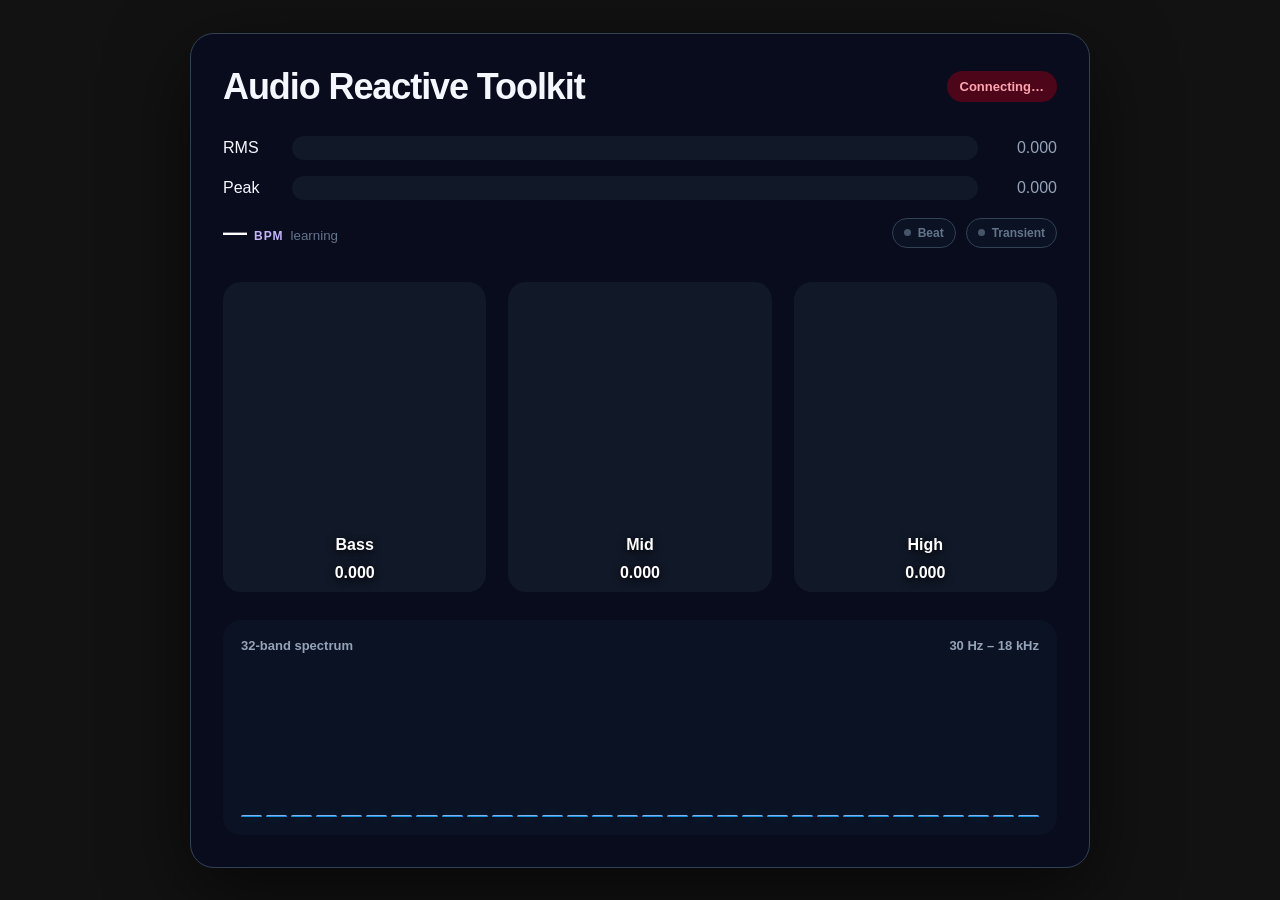
<file: data/browser/index.html>
<!-- SPDX-FileCopyrightText: 2026 Funkrusha -->
<!-- SPDX-License-Identifier: GPL-3.0-or-later -->
<!doctype html>
<html lang="en">
<head>
  <meta charset="utf-8">
  <meta name="viewport" content="width=device-width, initial-scale=1">
  <title>Audio Reactive Toolkit</title>
  <link rel="stylesheet" href="styles.css">
</head>
<body>
  <main>
    <header>
      <h1>Audio Reactive Toolkit</h1>
      <span id="status" class="status disconnected">Connecting…</span>
    </header>

    <section class="meters">
      <div class="meter-card">
        <span>RMS</span>
        <div class="track"><div id="rms" class="fill rms"></div></div>
        <output id="rms-value">0.000</output>
      </div>
      <div class="meter-card">
        <span>Peak</span>
        <div class="track"><div id="peak" class="fill peak"></div></div>
        <output id="peak-value">0.000</output>
      </div>
    </section>

    <section class="events" aria-label="Detected audio events">
      <div class="tempo"><strong id="bpm-value">—</strong><span>BPM</span><small id="tempo-confidence">learning</small></div>
      <div id="beat-indicator" class="event-indicator beat-event"><span></span>Beat</div>
      <div id="transient-indicator" class="event-indicator transient-event"><span></span>Transient</div>
    </section>

    <section class="bands">
      <div class="band bass"><div id="bass" class="band-fill"></div><span>Bass</span><output id="bass-value">0.000</output></div>
      <div class="band mid"><div id="mid" class="band-fill"></div><span>Mid</span><output id="mid-value">0.000</output></div>
      <div class="band high"><div id="high" class="band-fill"></div><span>High</span><output id="high-value">0.000</output></div>
    </section>

    <section class="spectrum-card">
      <div class="spectrum-heading"><span>32-band spectrum</span><span>30 Hz – 18 kHz</span></div>
      <div id="spectrum" class="spectrum" aria-label="32-band frequency spectrum"></div>
    </section>
  </main>
  <script src="spectrum-scale.js"></script>
  <script src="art-client.js"></script>
  <script src="app.js"></script>
</body>
</html>
</file>
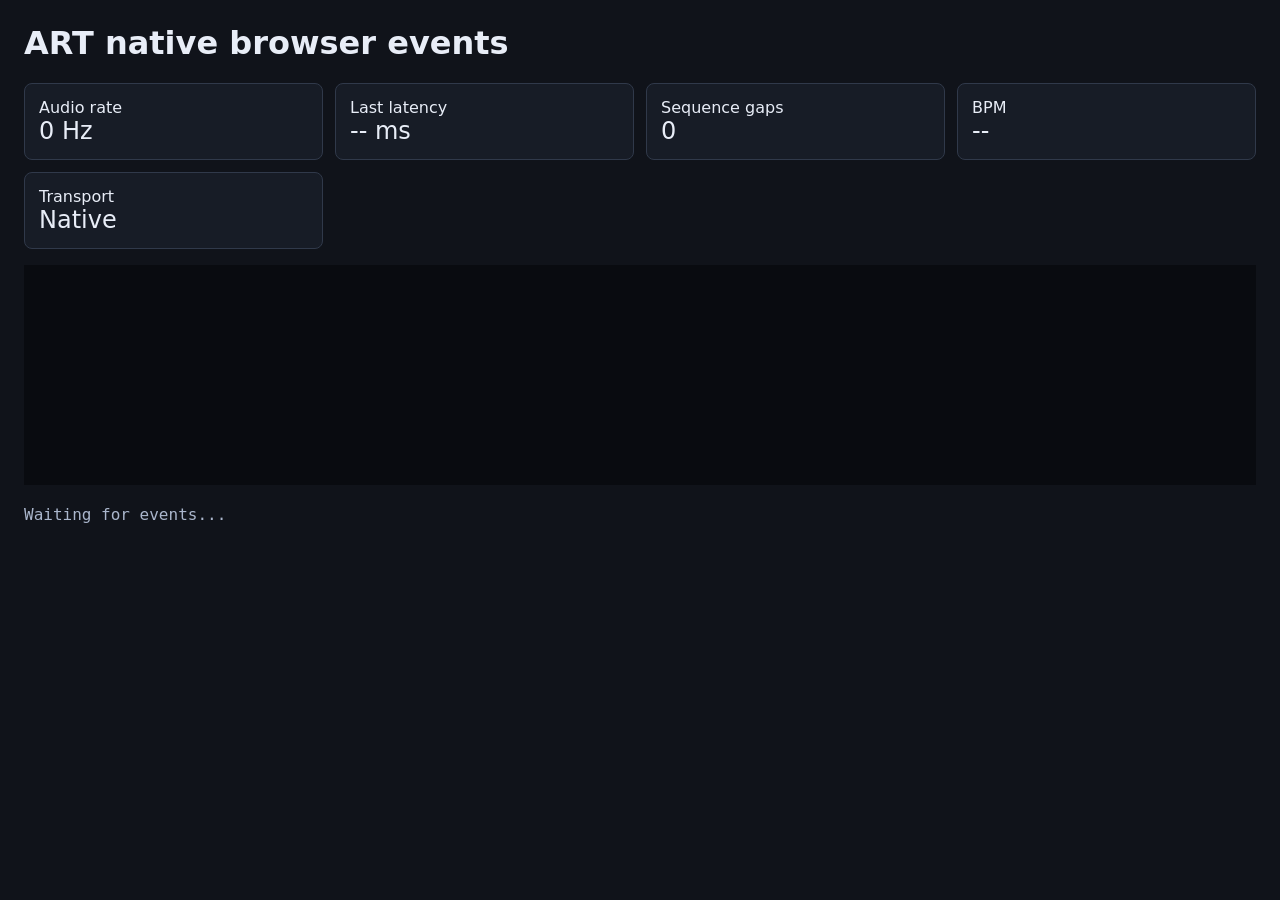
<file: data/browser/native-events-test.html>
<!doctype html>
<html lang="en">
<head>
  <meta charset="utf-8">
  <meta name="viewport" content="width=device-width, initial-scale=1">
  <title>ART native event transport test</title>
  <style>
    :root { color-scheme: dark; font: 16px system-ui, sans-serif; }
    body { margin: 24px; background: #10131a; color: #e8edf7; }
    h1 { margin-top: 0; }
    .grid { display: grid; grid-template-columns: repeat(4, minmax(150px, 1fr)); gap: 12px; }
    section { padding: 14px; border: 1px solid #30394a; border-radius: 8px; background: #171c26; }
    .value { font-size: 1.5rem; font-variant-numeric: tabular-nums; }
    canvas { width: 100%; height: 220px; margin-top: 16px; background: #090b10; }
    pre { max-height: 260px; overflow: auto; white-space: pre-wrap; color: #aab6cc; }
  </style>
</head>
<body>
  <h1>ART native browser events</h1>
  <div class="grid">
    <section>Audio rate<div class="value" id="rate">0 Hz</div></section>
    <section>Last latency<div class="value" id="latency">-- ms</div></section>
    <section>Sequence gaps<div class="value" id="gaps">0</div></section>
    <section>BPM<div class="value" id="bpm">--</div></section>
    <section>Transport<div class="value" id="transport">--</div></section>
  </div>
  <canvas id="spectrum" width="1280" height="220"></canvas>
  <pre id="log">Waiting for events...</pre>
  <script src="art-client.js"></script>
  <script src="native-events-test.js"></script>
</body>
</html>
</file>
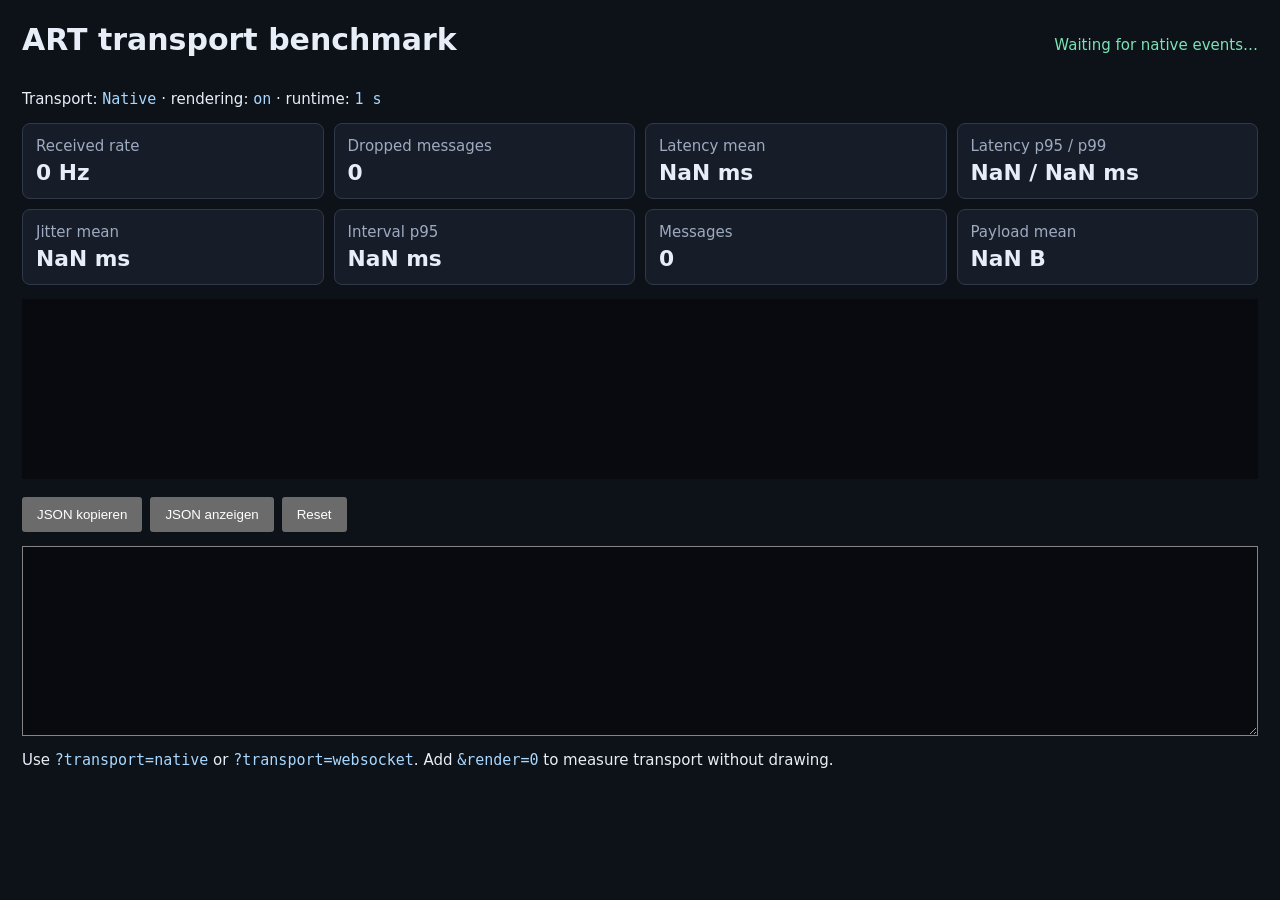
<file: data/browser/transport-benchmark.html>
<!doctype html>
<html lang="en">
<head>
  <meta charset="utf-8">
  <meta name="viewport" content="width=device-width, initial-scale=1">
  <title>ART transport benchmark</title>
  <style>
    :root { color-scheme: dark; font: 15px system-ui, sans-serif; }
    body { margin: 22px; background: #0d1118; color: #e8eef8; }
    header { display: flex; align-items: baseline; justify-content: space-between; gap: 16px; }
    h1 { margin: 0 0 18px; }
    #status { color: #78e4b4; }
    .grid { display: grid; grid-template-columns: repeat(4, minmax(140px, 1fr)); gap: 10px; }
    section { background: #171d28; border: 1px solid #30394a; border-radius: 8px; padding: 13px; }
    section span { display: block; color: #9daac0; }
    section strong { display: block; margin-top: 5px; font-size: 1.45rem; font-variant-numeric: tabular-nums; }
    canvas { width: 100%; height: 180px; margin: 14px 0; background: #080a0f; }
    button { padding: 8px 13px; margin-right: 8px; }
    textarea { display: block; width: 100%; min-height: 190px; box-sizing: border-box; margin-top: 14px; padding: 10px; background: #080a0f; color: #dce7f8; }
    code { color: #a8d8ff; }
  </style>
</head>
<body>
  <header><h1>ART transport benchmark</h1><div id="status">Starting…</div></header>
  <p>Transport: <code id="transport"></code> · rendering: <code id="rendering"></code> · runtime: <code id="runtime">0 s</code></p>
  <div class="grid">
    <section><span>Received rate</span><strong id="rate">0 Hz</strong></section>
    <section><span>Dropped messages</span><strong id="drops">0</strong></section>
    <section><span>Latency mean</span><strong id="mean">-- ms</strong></section>
    <section><span>Latency p95 / p99</span><strong id="percentiles">-- / --</strong></section>
    <section><span>Jitter mean</span><strong id="jitter">-- ms</strong></section>
    <section><span>Interval p95</span><strong id="interval">-- ms</strong></section>
    <section><span>Messages</span><strong id="messages">0</strong></section>
    <section><span>Payload mean</span><strong id="payload">-- B</strong></section>
  </div>
  <canvas id="spectrum" width="1280" height="180"></canvas>
  <button id="copy">JSON kopieren</button><button id="show">JSON anzeigen</button><button id="reset">Reset</button>
  <textarea id="result" hidden readonly aria-label="Benchmark JSON result"></textarea>
  <p>Use <code>?transport=native</code> or <code>?transport=websocket</code>. Add <code>&amp;render=0</code> to measure transport without drawing.</p>
  <script src="transport-benchmark.js"></script>
</body>
</html>
</file>
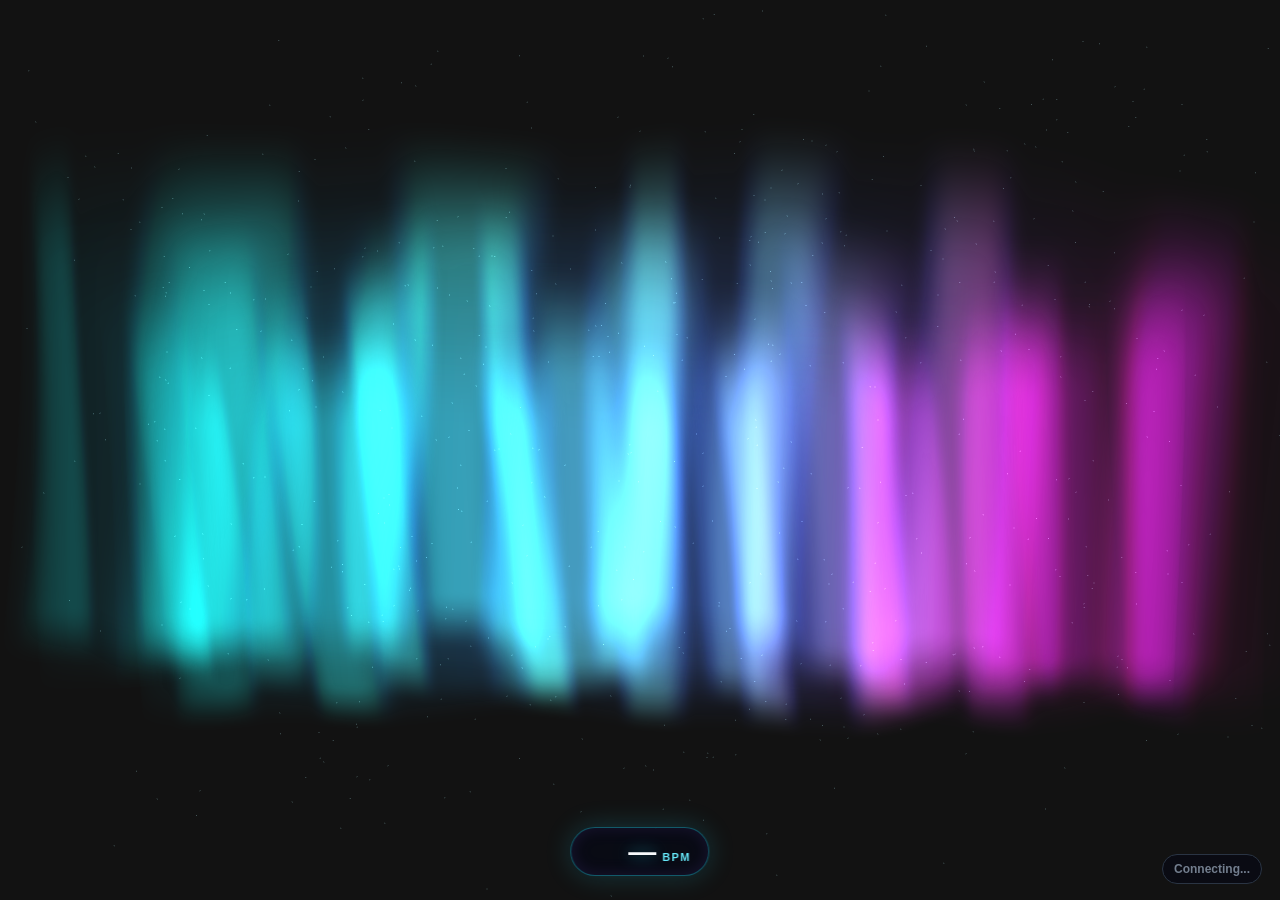
<file: data/browser/visualizer-aurora.html>
<!-- SPDX-FileCopyrightText: 2026 Funkrusha -->
<!-- SPDX-License-Identifier: GPL-3.0-or-later -->
<!doctype html>
<html lang="en">
<head>
  <meta charset="utf-8">
  <meta name="viewport" content="width=device-width, initial-scale=1">
  <title>Audio Reactive Toolkit - Liquid Aurora</title>
  <link rel="stylesheet" href="visualizer-showcase.css">
</head>
<body>
  <canvas id="visualizer"></canvas>
  <div id="tempo" class="tempo"><span id="bpm-value">&mdash;</span><small>BPM</small></div>
  <div id="status" class="status">Connecting...</div>
  <script src="vendor/three.min.js"></script>
  <script src="spectrum-scale.js"></script>
  <script src="art-client.js"></script>
  <script src="visualizer-runtime.js"></script>
  <script src="visualizer-aurora.js"></script>
</body>
</html>
</file>
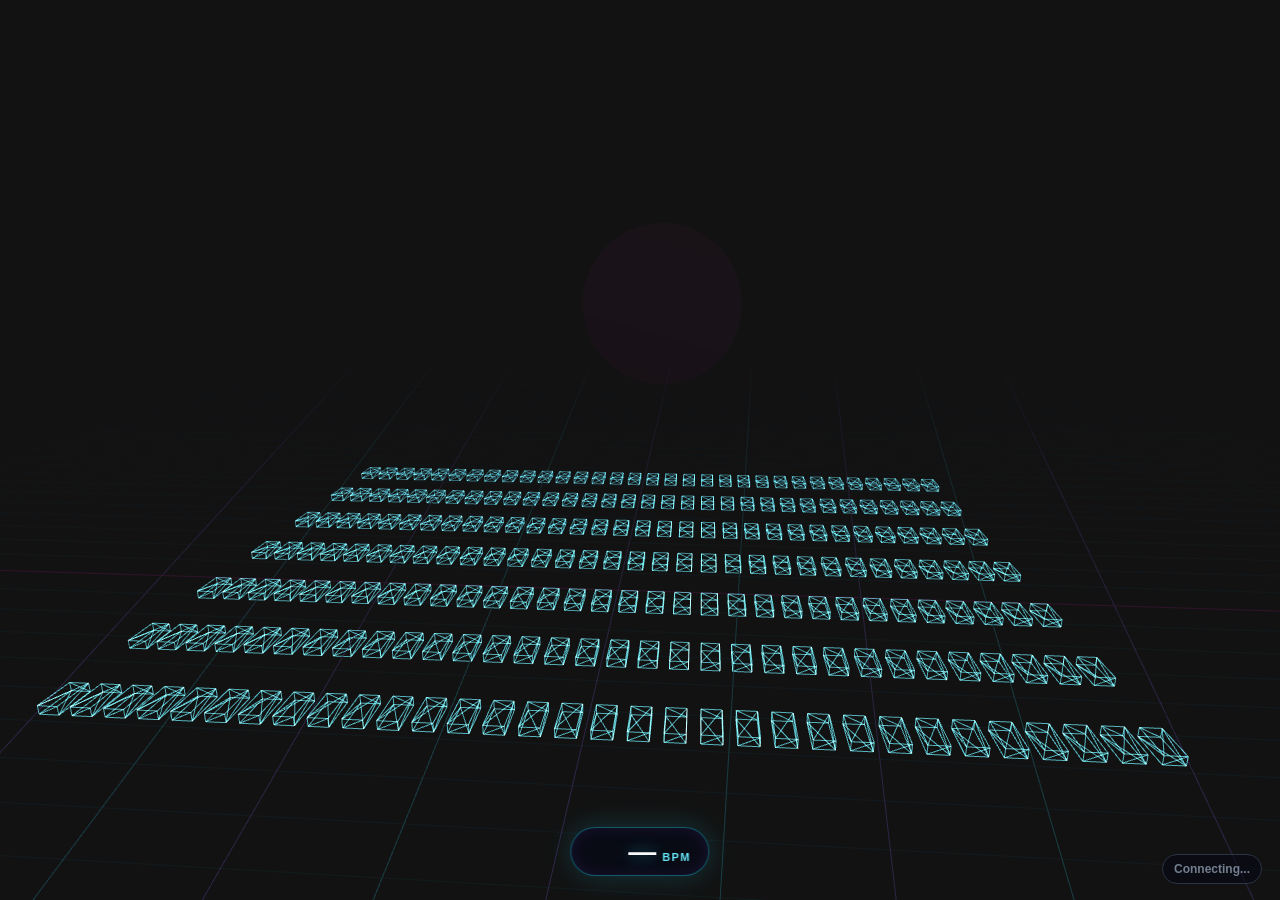
<file: data/browser/visualizer-city.html>
<!-- SPDX-FileCopyrightText: 2026 Funkrusha -->
<!-- SPDX-License-Identifier: GPL-3.0-or-later -->
<!doctype html>
<html lang="en">
<head>
  <meta charset="utf-8">
  <meta name="viewport" content="width=device-width, initial-scale=1">
  <title>Audio Reactive Toolkit - Cyber Equalizer City</title>
  <link rel="stylesheet" href="visualizer-showcase.css">
</head>
<body>
  <canvas id="visualizer"></canvas>
  <div id="tempo" class="tempo"><span id="bpm-value">&mdash;</span><small>BPM</small></div>
  <div id="status" class="status">Connecting...</div>
  <script src="vendor/three.min.js"></script>
  <script src="spectrum-scale.js"></script>
  <script src="art-client.js"></script>
  <script src="visualizer-runtime.js"></script>
  <script src="visualizer-city.js"></script>
</body>
</html>
</file>
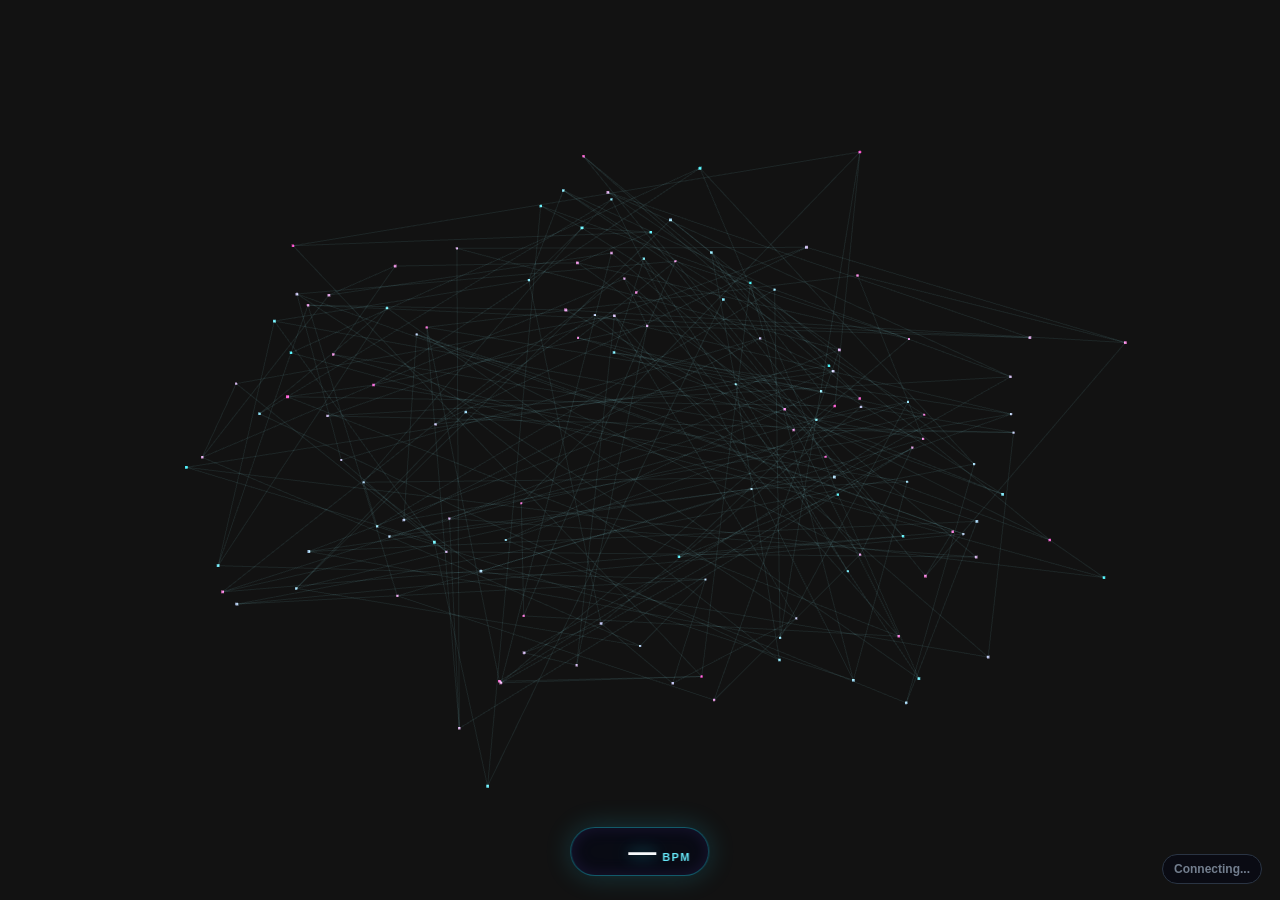
<file: data/browser/visualizer-constellation.html>
<!-- SPDX-FileCopyrightText: 2026 Funkrusha -->
<!-- SPDX-License-Identifier: GPL-3.0-or-later -->
<!doctype html>
<html lang="en">
<head>
  <meta charset="utf-8">
  <meta name="viewport" content="width=device-width, initial-scale=1">
  <title>Audio Reactive Toolkit - Audio Constellation</title>
  <link rel="stylesheet" href="visualizer-showcase.css">
</head>
<body>
  <canvas id="visualizer"></canvas>
  <div id="tempo" class="tempo"><span id="bpm-value">&mdash;</span><small>BPM</small></div>
  <div id="status" class="status">Connecting...</div>
  <script src="vendor/three.min.js"></script>
  <script src="spectrum-scale.js"></script>
  <script src="art-client.js"></script>
  <script src="visualizer-runtime.js"></script>
  <script src="visualizer-constellation.js"></script>
</body>
</html>
</file>
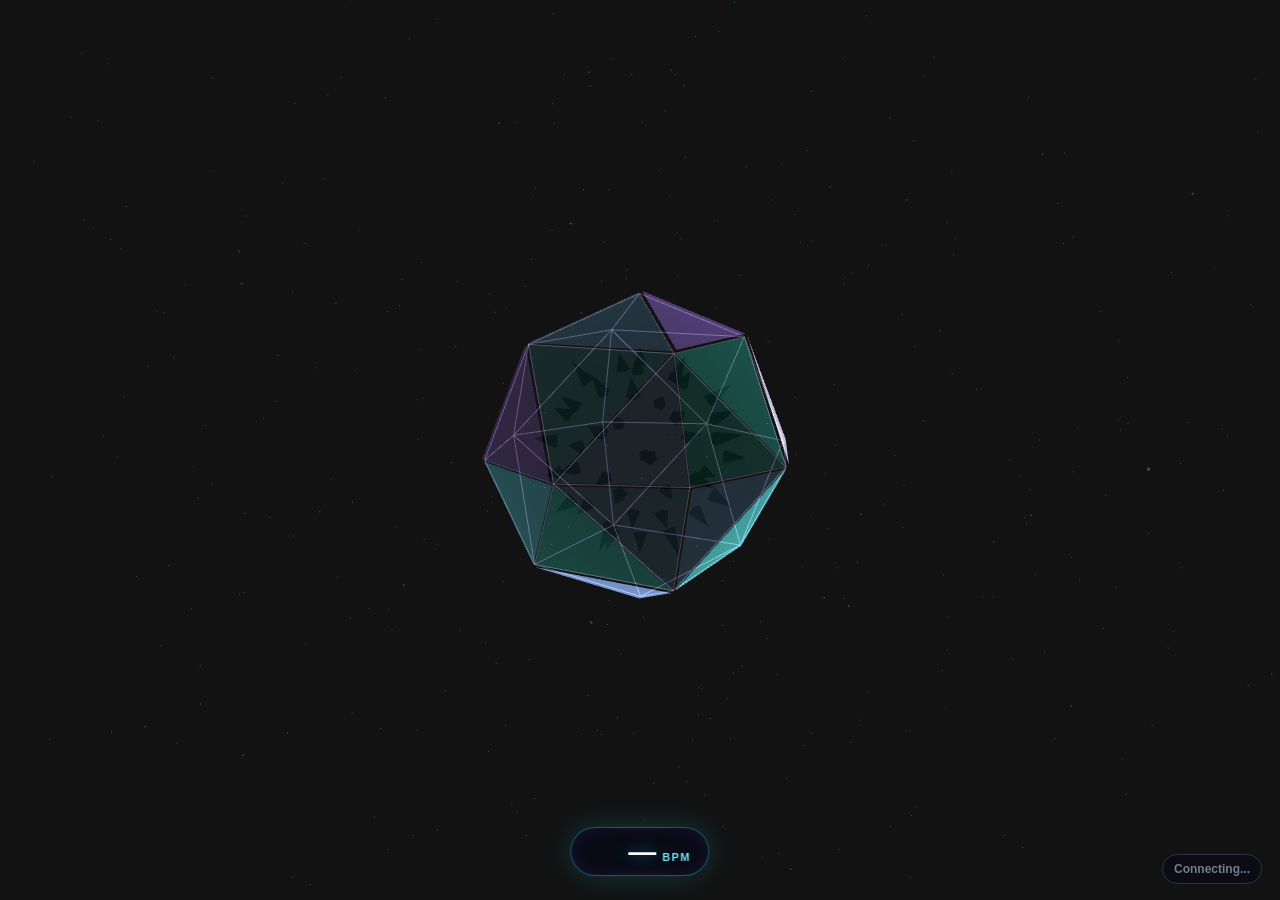
<file: data/browser/visualizer-crystal.html>
<!-- SPDX-FileCopyrightText: 2026 Funkrusha -->
<!-- SPDX-License-Identifier: GPL-3.0-or-later -->
<!doctype html>
<html lang="en">
<head>
  <meta charset="utf-8">
  <meta name="viewport" content="width=device-width, initial-scale=1">
  <title>Audio Reactive Toolkit - Growing Crystal</title>
  <link rel="stylesheet" href="visualizer-showcase.css">
</head>
<body>
  <canvas id="visualizer"></canvas>
  <div id="tempo" class="tempo"><span id="bpm-value">&mdash;</span><small>BPM</small></div>
  <div id="status" class="status">Connecting...</div>
  <script src="vendor/three.min.js"></script>
  <script src="spectrum-scale.js"></script>
  <script src="art-client.js"></script>
  <script src="visualizer-runtime.js"></script>
  <script src="visualizer-crystal.js"></script>
</body>
</html>
</file>
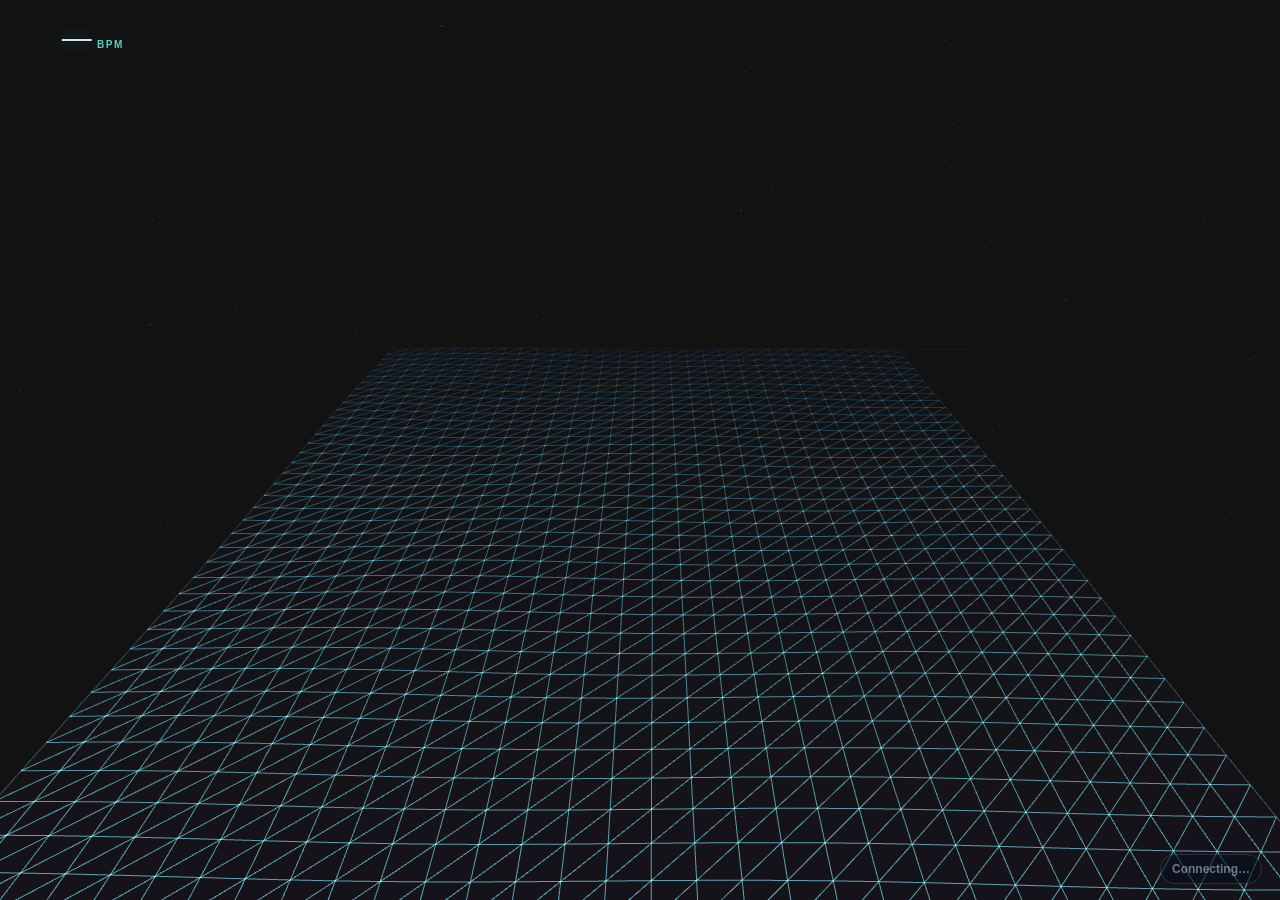
<file: data/browser/visualizer-landscape.html>
<!-- SPDX-FileCopyrightText: 2026 Funkrusha -->
<!-- SPDX-License-Identifier: GPL-3.0-or-later -->
<!doctype html>
<html lang="en">
<head>
  <meta charset="utf-8">
  <meta name="viewport" content="width=device-width, initial-scale=1">
  <title>Audio Reactive Toolkit – Spectrum Landscape</title>
  <link rel="stylesheet" href="visualizer-landscape.css">
</head>
<body>
  <canvas id="visualizer"></canvas>
  <div id="tempo" class="tempo" aria-label="Detected tempo">
    <span id="bpm-value">—</span><small>BPM</small>
  </div>
  <div id="status" class="status">Connecting…</div>
  <script src="vendor/three.min.js"></script>
  <script src="spectrum-scale.js"></script>
  <script src="art-client.js"></script>
  <script src="visualizer-landscape.js"></script>
</body>
</html>
</file>
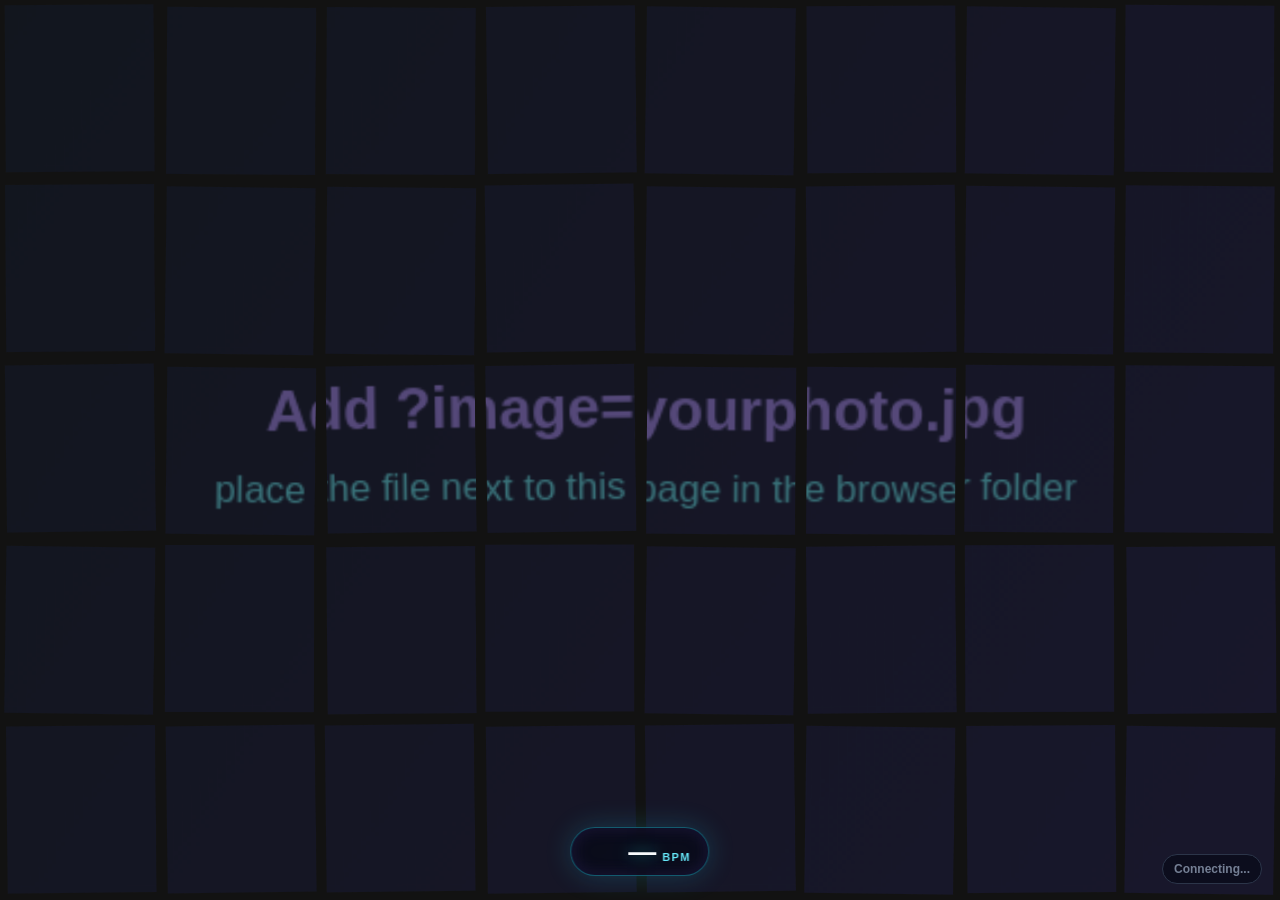
<file: data/browser/visualizer-mosaic.html>
<!-- SPDX-FileCopyrightText: 2026 Funkrusha -->
<!-- SPDX-License-Identifier: GPL-3.0-or-later -->
<!doctype html>
<html lang="en">
<head>
  <meta charset="utf-8">
  <meta name="viewport" content="width=device-width, initial-scale=1">
  <title>Audio Reactive Toolkit - Photo Mosaic</title>
  <link rel="stylesheet" href="visualizer-showcase.css">
  <style>
    /* CSS 3D, not WebGL: a texture loaded from a file:// image always taints a
       WebGL canvas in Chromium (including OBS's embedded browser), so this
       visualizer builds its grid from plain background-image tiles instead. */
    html, body { background: transparent; }
    #stage { position: fixed; inset: 0; overflow: hidden; perspective: 900px; }
    #grid { position: absolute; inset: 0; transform-style: preserve-3d; }
    .tile { position: absolute; background-repeat: no-repeat; will-change: transform, opacity; backface-visibility: hidden; }
  </style>
</head>
<body>
  <div id="stage"><div id="grid"></div></div>
  <div id="tempo" class="tempo"><span id="bpm-value">&mdash;</span><small>BPM</small></div>
  <div id="status" class="status">Connecting...</div>
  <script src="spectrum-scale.js"></script>
  <script src="art-client.js"></script>
  <script src="visualizer-mosaic.js"></script>
</body>
</html>
</file>
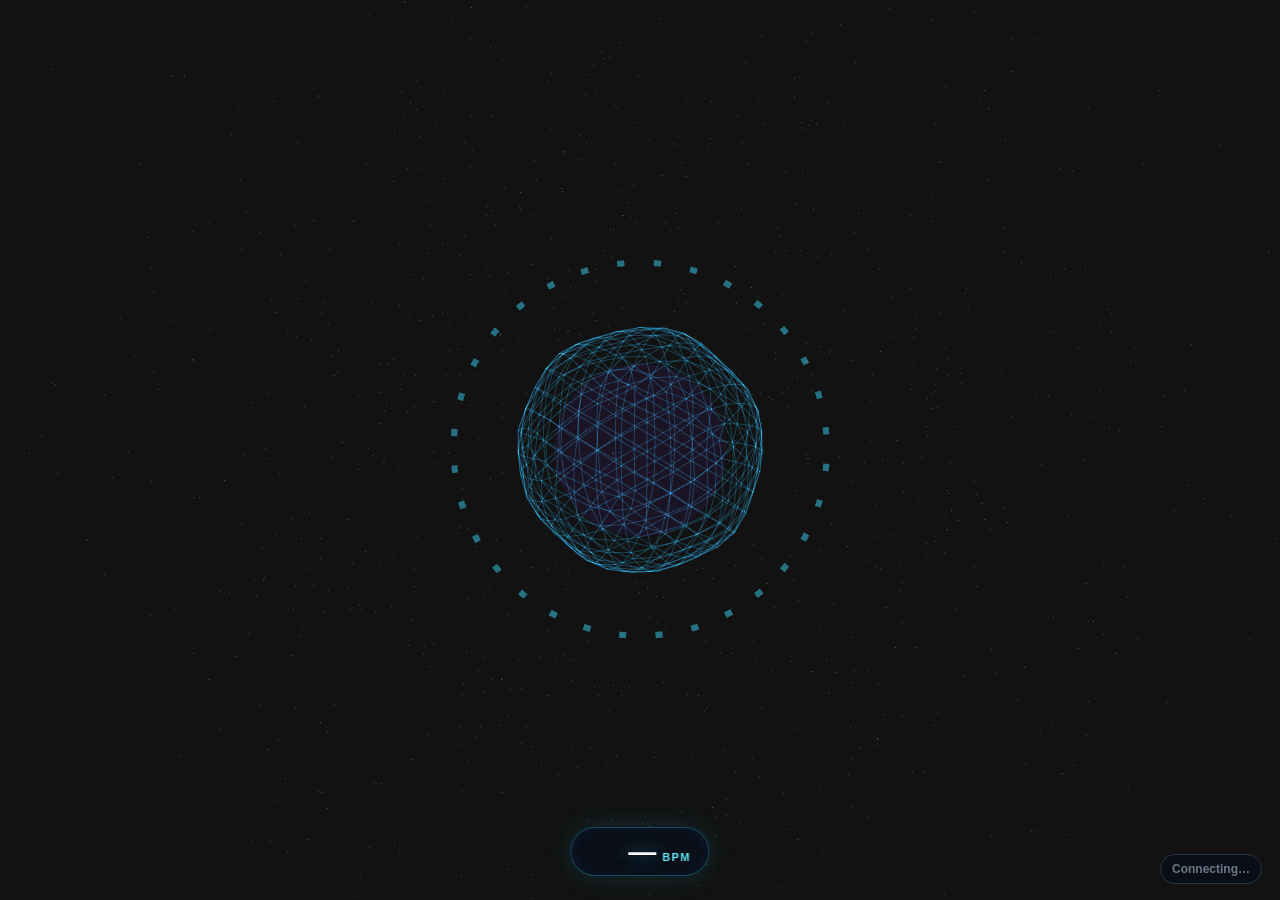
<file: data/browser/visualizer-three.html>
<!-- SPDX-FileCopyrightText: 2026 Funkrusha -->
<!-- SPDX-License-Identifier: GPL-3.0-or-later -->
<!doctype html>
<html lang="en">
<head>
  <meta charset="utf-8">
  <meta name="viewport" content="width=device-width, initial-scale=1">
  <title>Audio Reactive Toolkit – Three.js</title>
  <link rel="stylesheet" href="visualizer-three.css">
</head>
<body>
  <canvas id="visualizer"></canvas>
  <div id="tempo" class="tempo" aria-label="Detected tempo">
    <span id="bpm-value">—</span>
    <small>BPM</small>
  </div>
  <div id="status" class="status">Connecting…</div>
  <script src="vendor/three.min.js"></script>
  <script src="spectrum-scale.js"></script>
  <script src="art-client.js"></script>
  <script src="visualizer-three.js"></script>
</body>
</html>
</file>
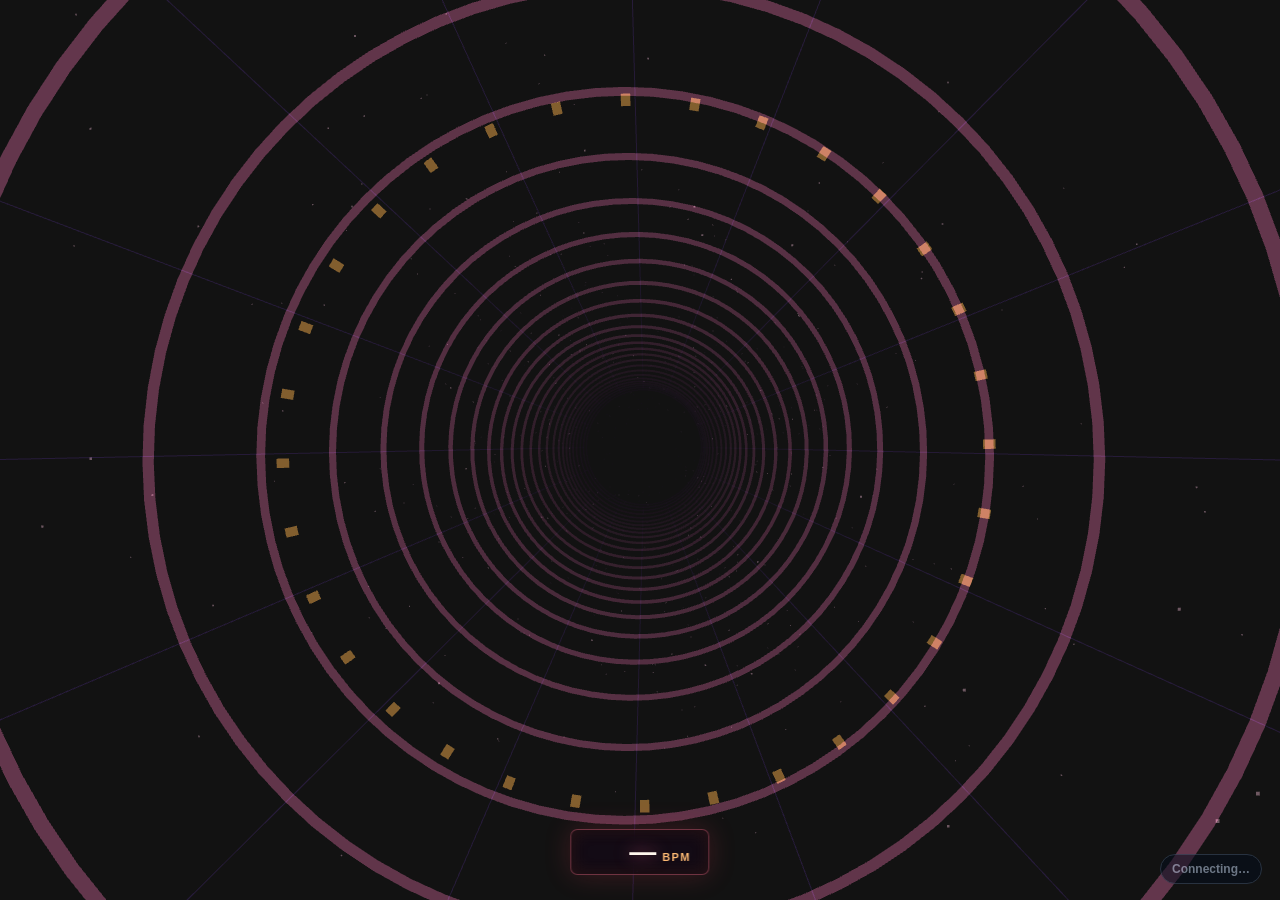
<file: data/browser/visualizer-tunnel.html>
<!-- SPDX-FileCopyrightText: 2026 Funkrusha -->
<!-- SPDX-License-Identifier: GPL-3.0-or-later -->
<!doctype html>
<html lang="en">
<head>
  <meta charset="utf-8">
  <meta name="viewport" content="width=device-width, initial-scale=1">
  <title>Audio Reactive Toolkit – Neon Tunnel</title>
  <link rel="stylesheet" href="visualizer-tunnel.css">
</head>
<body>
  <canvas id="visualizer"></canvas>
  <div id="tempo" class="tempo" aria-label="Detected tempo">
    <span id="bpm-value">—</span>
    <small>BPM</small>
  </div>
  <div id="status" class="status">Connecting…</div>
  <script src="vendor/three.min.js"></script>
  <script src="spectrum-scale.js"></script>
  <script src="art-client.js"></script>
  <script src="visualizer-tunnel.js"></script>
</body>
</html>
</file>
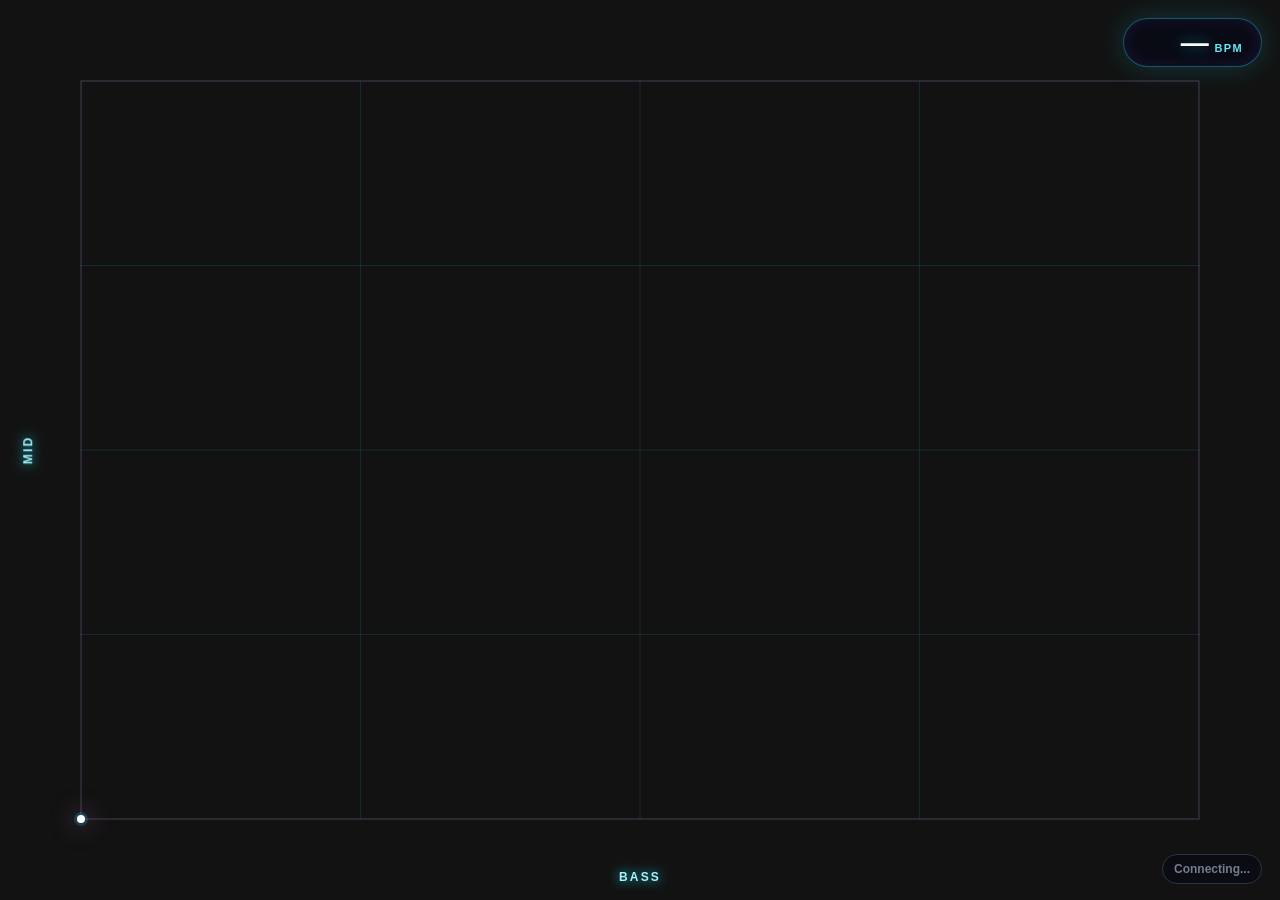
<file: data/browser/visualizer-vectorscope.html>
<!-- SPDX-FileCopyrightText: 2026 Funkrusha -->
<!-- SPDX-License-Identifier: GPL-3.0-or-later -->
<!doctype html>
<html lang="en">
<head>
  <meta charset="utf-8">
  <meta name="viewport" content="width=device-width, initial-scale=1">
  <title>Audio Reactive Toolkit - XY Audio Vectorscope</title>
  <link rel="stylesheet" href="visualizer-showcase.css">
  <style>
    .axis-label { position: fixed; color: #a5f3fc; font-size: 12px; font-weight: 800; letter-spacing: .18em; text-shadow: 0 0 12px #22d3ee; pointer-events: none; }
    #x-label { left: 50%; bottom: 16px; transform: translateX(-50%); }
    #y-label { left: 14px; top: 50%; transform: translateY(-50%) rotate(-90deg); }
    .tempo { top: 18px; right: 18px; bottom: auto; left: auto; transform: none; }
  </style>
</head>
<body>
  <canvas id="visualizer"></canvas>
  <div id="x-label" class="axis-label">BASS</div>
  <div id="y-label" class="axis-label">MID</div>
  <div id="tempo" class="tempo"><span id="bpm-value">&mdash;</span><small>BPM</small></div>
  <div id="status" class="status">Connecting...</div>
  <script src="art-client.js"></script>
  <script src="visualizer-vectorscope.js"></script>
</body>
</html>
</file>
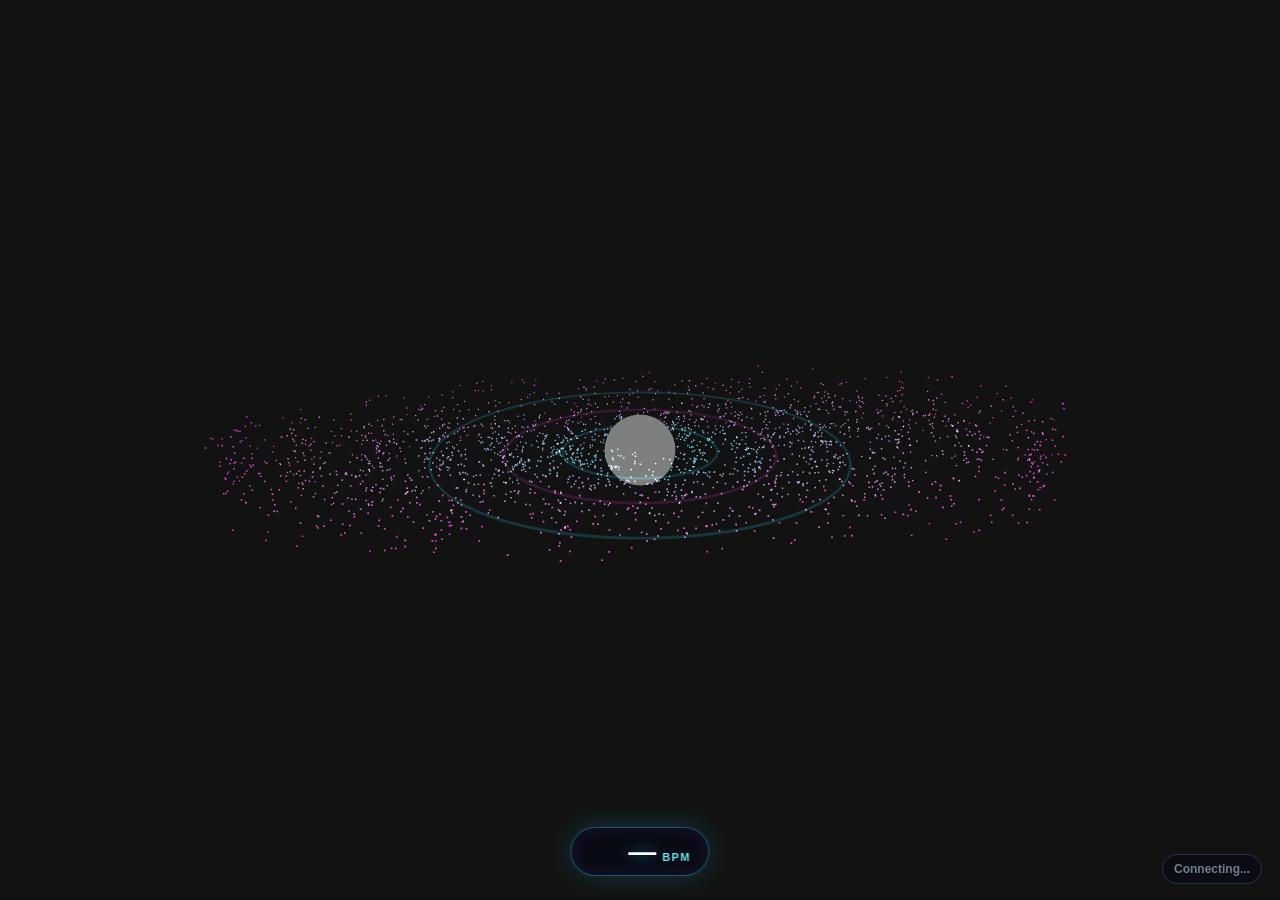
<file: data/browser/visualizer-vortex.html>
<!-- SPDX-FileCopyrightText: 2026 Funkrusha -->
<!-- SPDX-License-Identifier: GPL-3.0-or-later -->
<!doctype html>
<html lang="en">
<head>
  <meta charset="utf-8">
  <meta name="viewport" content="width=device-width, initial-scale=1">
  <title>Audio Reactive Toolkit - Neon Particle Vortex</title>
  <link rel="stylesheet" href="visualizer-showcase.css">
</head>
<body>
  <canvas id="visualizer"></canvas>
  <div id="tempo" class="tempo"><span id="bpm-value">&mdash;</span><small>BPM</small></div>
  <div id="status" class="status">Connecting...</div>
  <script src="vendor/three.min.js"></script>
  <script src="spectrum-scale.js"></script>
  <script src="art-client.js"></script>
  <script src="visualizer-runtime.js"></script>
  <script src="visualizer-vortex.js"></script>
</body>
</html>
</file>
<file: data/browser/styles.css>
/* SPDX-FileCopyrightText: 2026 Funkrusha */
/* SPDX-License-Identifier: GPL-3.0-or-later */

:root { color-scheme: dark; font-family: Inter, "Segoe UI", sans-serif; }
* { box-sizing: border-box; }
html, body { background: transparent; }
body { margin: 0; min-height: 100vh; display: grid; place-items: center; color: #f5f7ff; }
main { width: min(900px, 92vw); padding: 32px; border: 1px solid #334155; border-radius: 24px; background: rgba(7, 12, 30, .88); box-shadow: 0 24px 80px #0009; transition: transform 90ms ease-out, box-shadow 120ms ease-out, border-color 120ms ease-out; }
body.beat main { transform: scale(1.012); border-color: #ec4899; box-shadow: 0 20px 90px #ec489944, 0 0 45px #7c3aed55; }
body.transient main { border-color: #22d3ee; box-shadow: 0 20px 90px #22d3ee33, 0 0 32px #38bdf844; }
header { display: flex; justify-content: space-between; align-items: center; gap: 20px; margin-bottom: 28px; }
h1 { margin: 0; font-size: clamp(22px, 4vw, 36px); letter-spacing: -.03em; }
.status { padding: 8px 13px; border-radius: 999px; font-size: 13px; font-weight: 700; }
.connected { background: #064e3b; color: #6ee7b7; }
.disconnected { background: #4c0519; color: #fda4af; }
.meters { display: grid; gap: 16px; }
.meter-card { display: grid; grid-template-columns: 55px 1fr 65px; align-items: center; gap: 14px; }
.track { height: 24px; overflow: hidden; border-radius: 999px; background: #111827; }
.fill { width: 0; height: 100%; border-radius: inherit; transition: width 80ms linear; }
.rms { background: linear-gradient(90deg, #22d3ee, #3b82f6); }
.peak { background: linear-gradient(90deg, #f59e0b, #ef4444); }
output { color: #94a3b8; font-variant-numeric: tabular-nums; text-align: right; }
.events { display: flex; justify-content: flex-end; gap: 10px; margin-top: 18px; }
.tempo { margin-right: auto; display: flex; align-items: baseline; gap: 7px; color: #c4b5fd; font-variant-numeric: tabular-nums; }
.tempo strong { font-size: 24px; color: white; }
.tempo span { font-size: 12px; font-weight: 800; letter-spacing: .08em; }
.tempo small { color: #64748b; }
.event-indicator { display: flex; align-items: center; gap: 7px; padding: 7px 11px; border: 1px solid #334155; border-radius: 999px; color: #64748b; background: #0b1223; font-size: 12px; font-weight: 700; transition: color 80ms, border-color 80ms, background 80ms, transform 80ms; }
.event-indicator span { width: 7px; height: 7px; border-radius: 50%; background: #475569; box-shadow: 0 0 0 transparent; }
.event-indicator.active { color: white; transform: scale(1.06); }
.beat-event.active { border-color: #ec4899; background: #831843; }
.beat-event.active span { background: #f9a8d4; box-shadow: 0 0 12px #ec4899; }
.transient-event.active { border-color: #22d3ee; background: #164e63; }
.transient-event.active span { background: #a5f3fc; box-shadow: 0 0 12px #22d3ee; }
.bands { height: 310px; display: grid; grid-template-columns: repeat(3, 1fr); align-items: end; gap: 22px; margin-top: 34px; }
.band { height: 100%; position: relative; overflow: hidden; display: flex; align-items: center; flex-direction: column; justify-content: flex-end; border-radius: 18px; background: #111827; }
.band-fill { position: absolute; inset: auto 0 0; height: 0; opacity: .82; transition: height 80ms linear; }
.band span, .band output { z-index: 1; padding: 0 12px 10px; color: white; font-weight: 700; text-shadow: 0 2px 8px #000; }
.bass .band-fill { background: linear-gradient(#ec4899, #7c3aed); }
.mid .band-fill { background: linear-gradient(#22d3ee, #2563eb); }
.high .band-fill { background: linear-gradient(#fde047, #f97316); }
.spectrum-card { margin-top: 28px; padding: 18px; border-radius: 18px; background: #0b1223; }
.spectrum-heading { display: flex; justify-content: space-between; margin-bottom: 14px; color: #94a3b8; font-size: 13px; font-weight: 700; }
.spectrum { height: 150px; display: grid; grid-template-columns: repeat(32, 1fr); align-items: end; gap: 4px; }
.spectrum-bar { min-height: 2px; height: 2px; border-radius: 4px 4px 1px 1px; background: linear-gradient(#f0abfc, #06b6d4 55%, #2563eb); box-shadow: 0 0 12px #22d3ee33; }
@media (max-width: 620px) { main { padding: 20px; } header { align-items: flex-start; flex-direction: column; } .bands { height: 230px; gap: 10px; } }
</file>
<file: data/browser/visualizer-showcase.css>
/* SPDX-FileCopyrightText: 2026 Funkrusha */
/* SPDX-License-Identifier: GPL-3.0-or-later */

:root { color-scheme: dark; font-family: Inter, "Segoe UI", sans-serif; }
* { box-sizing: border-box; }
html, body { width: 100%; height: 100%; margin: 0; overflow: hidden; background: transparent; }
#visualizer { display: block; width: 100%; height: 100%; background: transparent; }
.tempo { position: fixed; left: 50%; bottom: 24px; min-width: 132px; padding: 10px 18px 9px; transform: translateX(-50%); display: flex; align-items: baseline; justify-content: center; gap: 7px; border: 1px solid #22d3ee66; border-radius: 999px; color: #f8fafc; background: #050816aa; box-shadow: 0 0 28px #22d3ee33, inset 0 0 18px #8b5cf622; backdrop-filter: blur(8px); font-variant-numeric: tabular-nums; pointer-events: none; }
.tempo span { min-width: 66px; text-align: right; font-size: 28px; line-height: 1; font-weight: 800; letter-spacing: -.04em; text-shadow: 0 0 16px #22d3eeaa; }
.tempo small { color: #67e8f9; font-size: 11px; font-weight: 800; letter-spacing: .12em; }
.tempo.locked { border-color: #f472b688; box-shadow: 0 0 32px #ec489955, inset 0 0 18px #8b5cf633; }
.tempo.locked small { color: #f9a8d4; }
.status { position: fixed; right: 18px; bottom: 16px; padding: 7px 11px; border: 1px solid #334155; border-radius: 999px; color: #94a3b8; background: #050816cc; font-size: 12px; font-weight: 700; opacity: .75; transition: opacity 300ms, color 300ms, border-color 300ms; }
.status.connected { color: #6ee7b7; border-color: #047857; opacity: .85; }
.status.disconnected { color: #fda4af; border-color: #be123c; opacity: .9; }
</file>
<file: data/browser/visualizer-landscape.css>
/* SPDX-FileCopyrightText: 2026 Funkrusha */
/* SPDX-License-Identifier: GPL-3.0-or-later */

:root { color-scheme: dark; font-family: Inter, "Segoe UI", sans-serif; }
* { box-sizing: border-box; }
html, body { width: 100%; height: 100%; margin: 0; overflow: hidden; background: transparent; }
#visualizer { display: block; width: 100%; height: 100%; background: transparent; }
.tempo { position: fixed; left: 25px; top: 23px; display: flex; align-items: baseline; gap: 7px; color: #ecfeff; font-variant-numeric: tabular-nums; pointer-events: none; opacity: .9; }
.tempo span { min-width: 65px; text-align: right; font-size: 30px; line-height: 1; font-weight: 300; letter-spacing: -.06em; text-shadow: 0 0 18px #22d3eeaa; }
.tempo small { color: #5eead4; font-size: 10px; font-weight: 800; letter-spacing: .16em; }
.tempo.locked span { color: #f0abfc; text-shadow: 0 0 22px #d946efbb; }
.tempo.locked small { color: #e879f9; }
.status { position: fixed; right: 18px; bottom: 16px; padding: 7px 11px; border: 1px solid #334155; border-radius: 999px; color: #94a3b8; background: #07101dcc; font-size: 12px; font-weight: 700; opacity: .7; transition: opacity 300ms, color 300ms, border-color 300ms; }
.status.connected { color: #6ee7b7; border-color: #047857; opacity: .85; }
.status.disconnected { color: #fda4af; border-color: #be123c; opacity: .9; }
</file>
<file: data/browser/visualizer-three.css>
/* SPDX-FileCopyrightText: 2026 Funkrusha */
/* SPDX-License-Identifier: GPL-3.0-or-later */

:root { color-scheme: dark; font-family: Inter, "Segoe UI", sans-serif; }
* { box-sizing: border-box; }
html, body { width: 100%; height: 100%; margin: 0; overflow: hidden; background: transparent; }
#visualizer { display: block; width: 100%; height: 100%; background: transparent; }
.tempo { position: fixed; left: 50%; bottom: 24px; min-width: 132px; padding: 10px 18px 9px; transform: translateX(-50%); display: flex; align-items: baseline; justify-content: center; gap: 7px; border: 1px solid #38bdf855; border-radius: 999px; color: #f8fafc; background: #07101d99; box-shadow: 0 0 28px #22d3ee22, inset 0 0 18px #2563eb12; backdrop-filter: blur(8px); font-variant-numeric: tabular-nums; pointer-events: none; }
.tempo span { min-width: 66px; text-align: right; font-size: 28px; line-height: 1; font-weight: 800; letter-spacing: -.04em; text-shadow: 0 0 16px #22d3ee88; }
.tempo small { color: #67e8f9; font-size: 11px; font-weight: 800; letter-spacing: .12em; }
.tempo.locked { border-color: #c084fc88; box-shadow: 0 0 32px #a855f744, inset 0 0 18px #7c3aed22; }
.tempo.locked small { color: #d8b4fe; }
.status { position: fixed; right: 18px; bottom: 16px; padding: 7px 11px; border: 1px solid #334155; border-radius: 999px; color: #94a3b8; background: #07101dcc; font-size: 12px; font-weight: 700; opacity: .7; transition: opacity 300ms, color 300ms, border-color 300ms; }
.status.connected { color: #6ee7b7; border-color: #047857; opacity: .85; }
.status.disconnected { color: #fda4af; border-color: #be123c; opacity: .9; }
</file>
<file: data/browser/visualizer-tunnel.css>
/* SPDX-FileCopyrightText: 2026 Funkrusha */
/* SPDX-License-Identifier: GPL-3.0-or-later */

:root { color-scheme: dark; font-family: Inter, "Segoe UI", sans-serif; }
* { box-sizing: border-box; }
html, body { width: 100%; height: 100%; margin: 0; overflow: hidden; background: transparent; }
#visualizer { display: block; width: 100%; height: 100%; background: transparent; }
.tempo { position: fixed; left: 50%; bottom: 25px; min-width: 132px; padding: 9px 18px 8px; transform: translateX(-50%); display: flex; align-items: baseline; justify-content: center; gap: 7px; border: 1px solid #fb718566; border-radius: 7px; color: #fff7ed; background: #15071899; box-shadow: 0 0 28px #f43f5e33, inset 0 0 18px #f9731618; backdrop-filter: blur(8px); font-variant-numeric: tabular-nums; pointer-events: none; }
.tempo span { min-width: 66px; text-align: right; font-size: 27px; line-height: 1; font-weight: 800; letter-spacing: -.04em; text-shadow: 0 0 16px #fb7185aa; }
.tempo small { color: #fdba74; font-size: 11px; font-weight: 800; letter-spacing: .12em; }
.tempo.locked { border-color: #fbbf2488; box-shadow: 0 0 34px #f59e0b44, inset 0 0 20px #ea580c22; }
.status { position: fixed; right: 18px; bottom: 16px; padding: 7px 11px; border: 1px solid #334155; border-radius: 999px; color: #94a3b8; background: #07101dcc; font-size: 12px; font-weight: 700; opacity: .7; transition: opacity 300ms, color 300ms, border-color 300ms; }
.status.connected { color: #86efac; border-color: #15803d; opacity: .85; }
.status.disconnected { color: #fda4af; border-color: #be123c; opacity: .9; }
</file>
